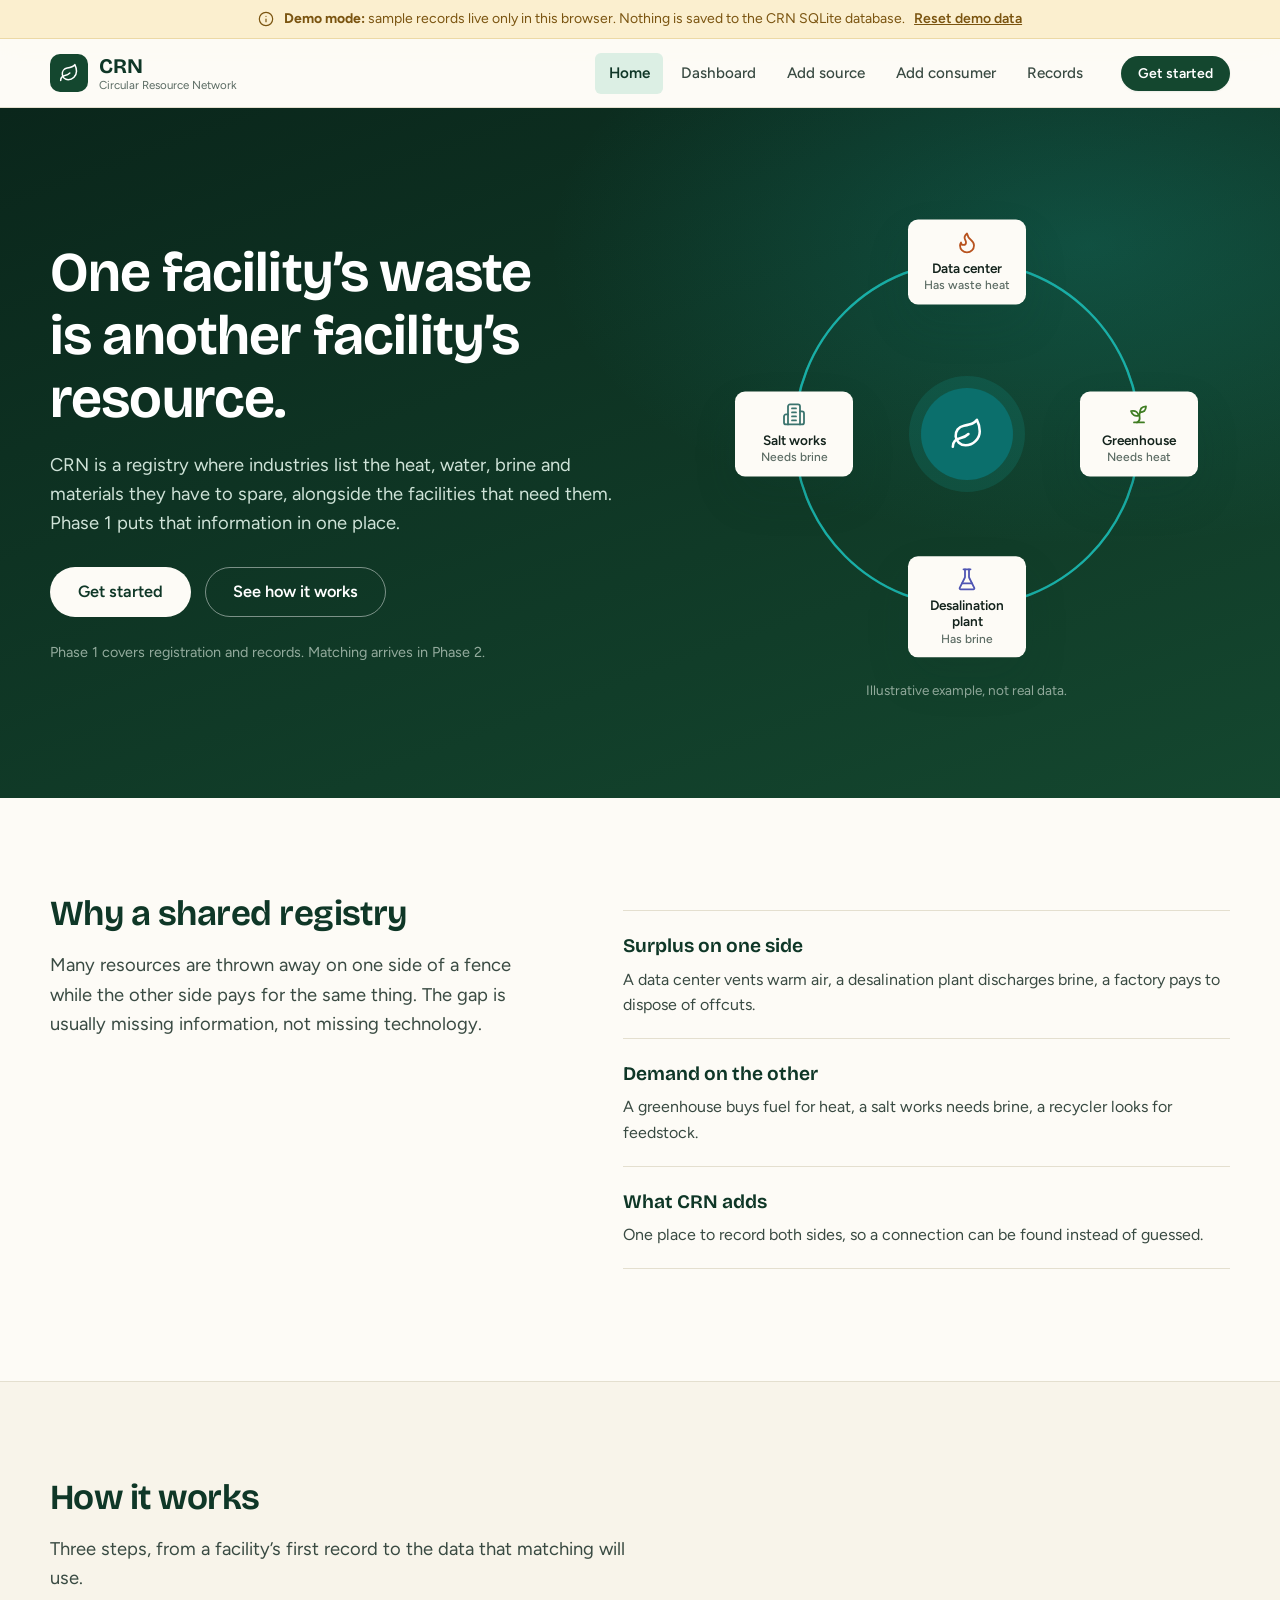
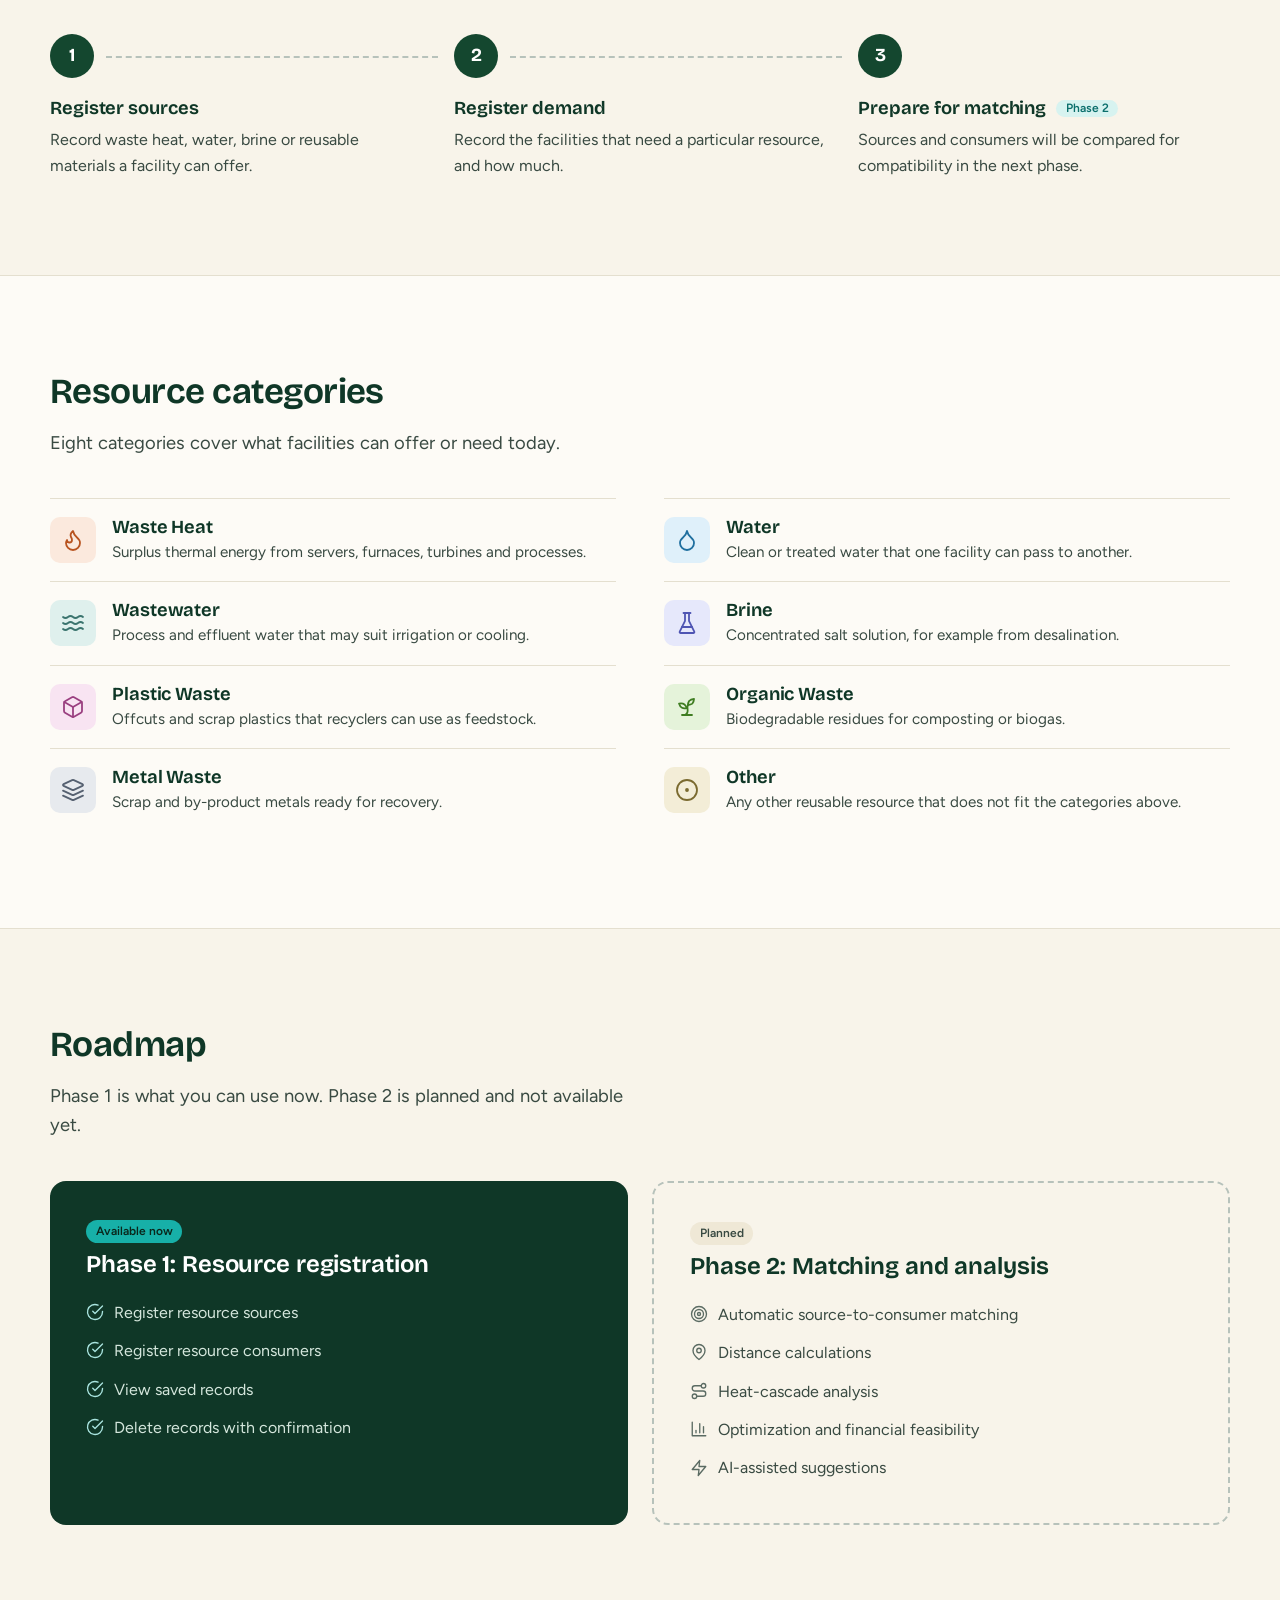
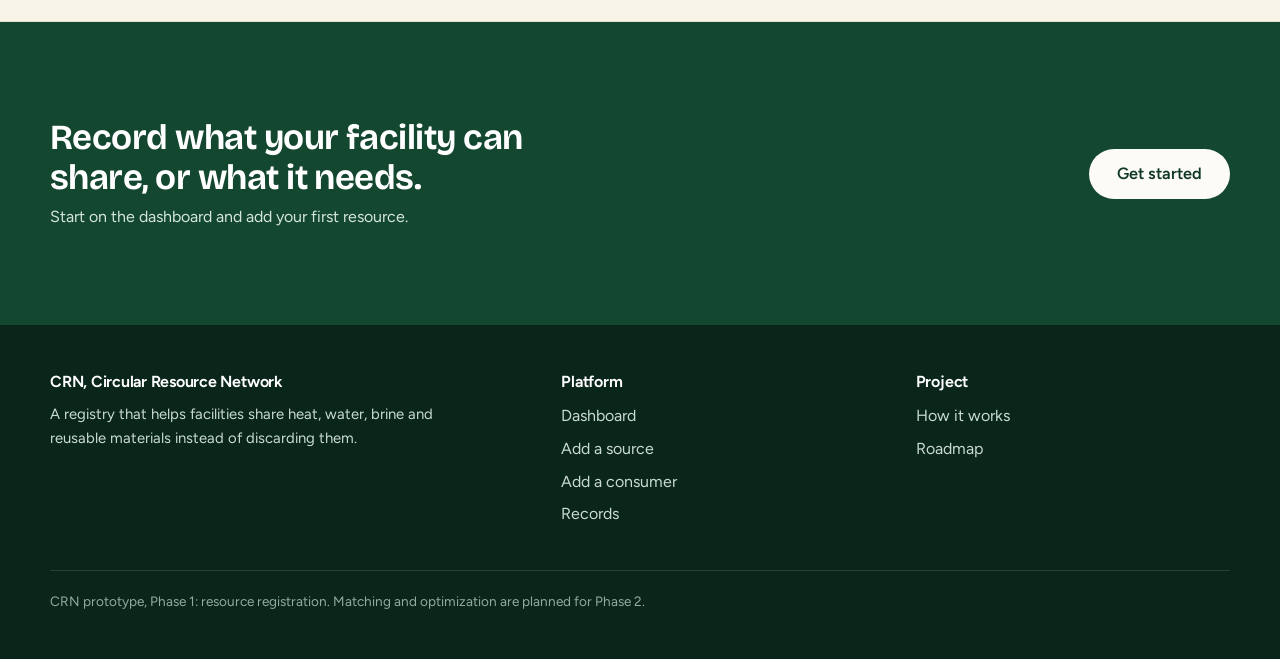
<file: frontend/index.html>
<!doctype html>
<html lang="en">
<head>
  <meta charset="utf-8">
  <meta name="viewport" content="width=device-width, initial-scale=1">
  <title>Share resources, reduce waste | CRN, Circular Resource Network</title>
  <meta name="description" content="CRN is a registry where facilities list the heat, water, brine and materials they can share, and the resources they need.">
  <link rel="icon" href="data:image/svg+xml,%3Csvg xmlns='http://www.w3.org/2000/svg' viewBox='0 0 100 100'%3E%3Ctext y='.9em' font-size='90'%3E%E2%99%BB%EF%B8%8F%3C/text%3E%3C/svg%3E">
  <link rel="preconnect" href="https://fonts.googleapis.com">
  <link rel="preconnect" href="https://fonts.gstatic.com" crossorigin>
  <link rel="stylesheet" href="https://fonts.googleapis.com/css2?family=Bricolage+Grotesque:opsz,wght@12..96,500..800&family=Figtree:wght@400;500;600;700&display=swap">
  <link rel="stylesheet" href="css/tokens.css">
  <link rel="stylesheet" href="css/base.css">
  <link rel="stylesheet" href="css/components.css">
  <link rel="stylesheet" href="css/pages/landing.css">
</head>
<body data-page="index">
  <a class="skip-link" href="#main">Skip to main content</a>
  <div id="site-header"></div>
  <main id="main">
    <section class="hero" aria-labelledby="hero-title">
      <div class="container hero-grid">
        <div class="hero-copy">
          <h1 id="hero-title">One facility’s waste is another facility’s resource.</h1>
          <p class="hero-lead">CRN is a registry where industries list the heat, water, brine and materials they have to spare, alongside the facilities that need them. Phase 1 puts that information in one place.</p>
          <div class="hero-actions">
            <a class="btn btn-light btn-lg" href="dashboard.html">Get started</a>
            <a class="btn btn-ghost-light btn-lg" href="#how-it-works">See how it works</a>
          </div>
          <p class="hero-note">Phase 1 covers registration and records. Matching arrives in Phase 2.</p>
        </div>
        <figure class="loop">
          <div class="loop-stage" role="img" aria-label="Diagram of four facilities in a loop: a data center sends waste heat to a greenhouse, a desalination plant sends brine to a salt works.">
            <svg class="loop-ring" viewBox="0 0 400 400" aria-hidden="true">
              <circle class="ring-base" cx="200" cy="200" r="150"/>
              <circle class="ring-flow" cx="200" cy="200" r="150" pathLength="100"/>
            </svg>
            <div class="loop-core"><span data-icon="leaf" data-size="34"></span></div>
            <div class="loop-node n1 tone-heat"><span data-icon="flame" data-size="24"></span><span>Data center<small>Has waste heat</small></span></div>
            <div class="loop-node n2 tone-organic"><span data-icon="sprout" data-size="24"></span><span>Greenhouse<small>Needs heat</small></span></div>
            <div class="loop-node n3 tone-brine"><span data-icon="flask" data-size="24"></span><span>Desalination plant<small>Has brine</small></span></div>
            <div class="loop-node n4 tone-wastewater"><span data-icon="building" data-size="24"></span><span>Salt works<small>Needs brine</small></span></div>
          </div>
          <figcaption>Illustrative example, not real data.</figcaption>
        </figure>
      </div>
    </section>

    <section class="section" aria-labelledby="concept-title">
      <div class="container split">
        <div>
          <h2 id="concept-title">Why a shared registry</h2>
          <p class="lead">Many resources are thrown away on one side of a fence while the other side pays for the same thing. The gap is usually missing information, not missing technology.</p>
        </div>
        <dl class="concept-list">
          <div><dt>Surplus on one side</dt><dd>A data center vents warm air, a desalination plant discharges brine, a factory pays to dispose of offcuts.</dd></div>
          <div><dt>Demand on the other</dt><dd>A greenhouse buys fuel for heat, a salt works needs brine, a recycler looks for feedstock.</dd></div>
          <div><dt>What CRN adds</dt><dd>One place to record both sides, so a connection can be found instead of guessed.</dd></div>
        </dl>
      </div>
    </section>

    <section class="section band" id="how-it-works" aria-labelledby="how-title">
      <div class="container">
        <div class="section-head"><h2 id="how-title">How it works</h2><p class="lead">Three steps, from a facility’s first record to the data that matching will use.</p></div>
        <ol class="steps">
          <li><h3>Register sources</h3><p>Record waste heat, water, brine or reusable materials a facility can offer.</p></li>
          <li><h3>Register demand</h3><p>Record the facilities that need a particular resource, and how much.</p></li>
          <li><h3>Prepare for matching <span class="tag">Phase 2</span></h3><p>Sources and consumers will be compared for compatibility in the next phase.</p></li>
        </ol>
      </div>
    </section>

    <section class="section" aria-labelledby="cat-title">
      <div class="container">
        <div class="section-head"><h2 id="cat-title">Resource categories</h2><p class="lead">Eight categories cover what facilities can offer or need today.</p></div>
        <ul class="category-list" id="category-list"></ul>
      </div>
    </section>

    <section class="section band" id="roadmap" aria-labelledby="road-title">
      <div class="container">
        <div class="section-head"><h2 id="road-title">Roadmap</h2><p class="lead">Phase 1 is what you can use now. Phase 2 is planned and not available yet.</p></div>
        <div class="roadmap">
          <article class="phase phase-now">
            <span class="tag">Available now</span>
            <h3>Phase 1: Resource registration</h3>
            <ul>
              <li><span data-icon="check" data-size="18"></span>Register resource sources</li>
              <li><span data-icon="check" data-size="18"></span>Register resource consumers</li>
              <li><span data-icon="check" data-size="18"></span>View saved records</li>
              <li><span data-icon="check" data-size="18"></span>Delete records with confirmation</li>
            </ul>
          </article>
          <article class="phase phase-next">
            <span class="tag">Planned</span>
            <h3>Phase 2: Matching and analysis</h3>
            <ul>
              <li><span data-icon="target" data-size="18"></span>Automatic source-to-consumer matching</li>
              <li><span data-icon="pin" data-size="18"></span>Distance calculations</li>
              <li><span data-icon="route" data-size="18"></span>Heat-cascade analysis</li>
              <li><span data-icon="chart" data-size="18"></span>Optimization and financial feasibility</li>
              <li><span data-icon="zap" data-size="18"></span>AI-assisted suggestions</li>
            </ul>
          </article>
        </div>
      </div>
    </section>

    <section class="section cta-band" aria-labelledby="cta-title">
      <div class="container cta-inner">
        <div><h2 id="cta-title">Record what your facility can share, or what it needs.</h2><p>Start on the dashboard and add your first resource.</p></div>
        <a class="btn btn-light btn-lg" href="dashboard.html">Get started</a>
      </div>
    </section>
  </main>
  <div id="site-footer"></div>
  <script type="module" src="js/pages/landing.js"></script>
</body>
</html>
</file>
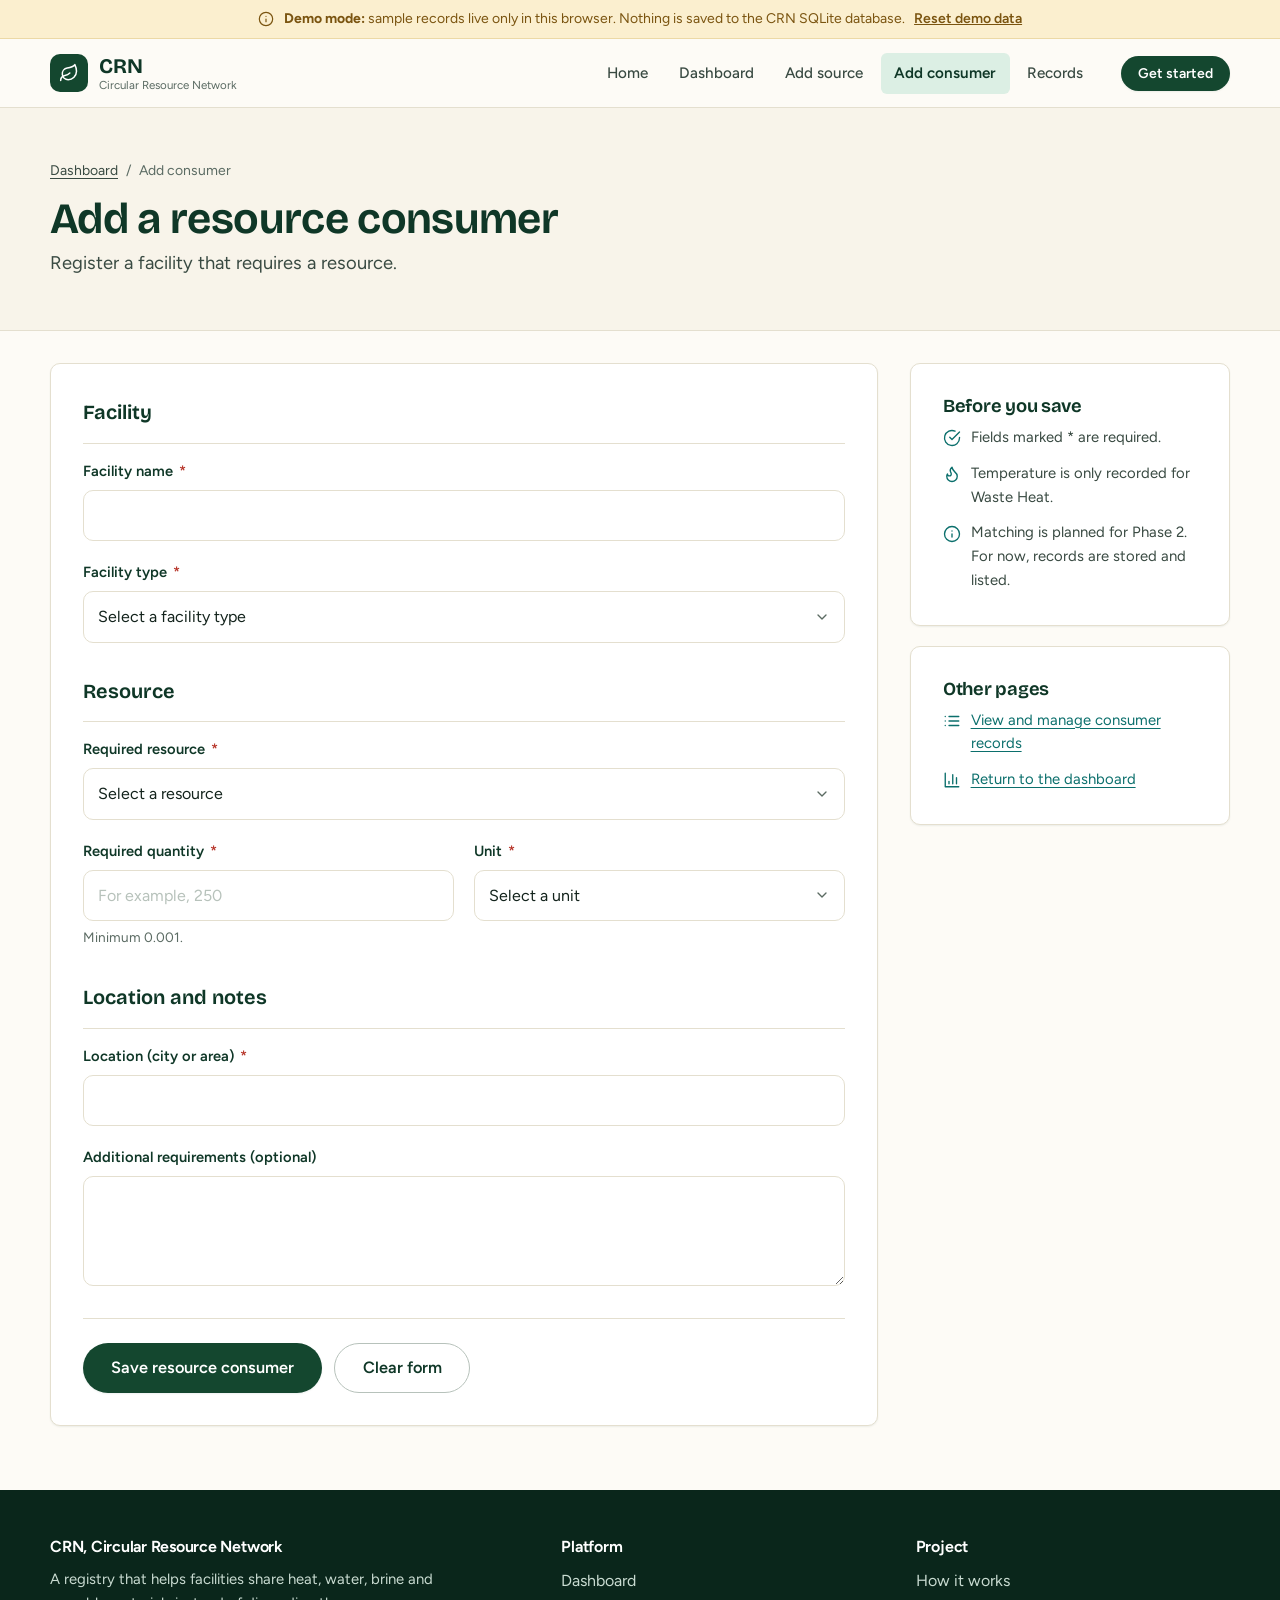
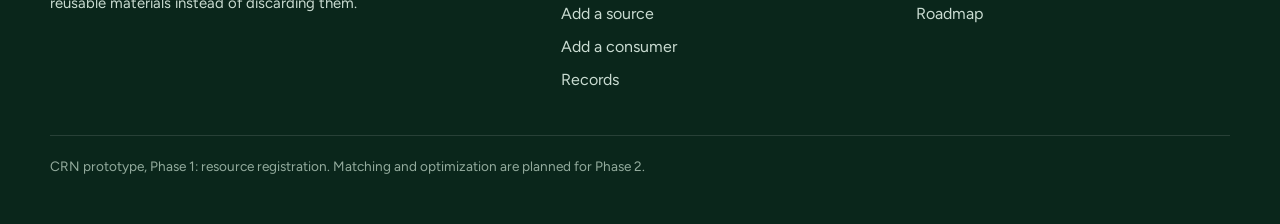
<file: frontend/add-consumer.html>
<!doctype html>
<html lang="en">
<head>
  <meta charset="utf-8">
  <meta name="viewport" content="width=device-width, initial-scale=1">
  <title>Add a resource consumer | CRN, Circular Resource Network</title>
  <meta name="description" content="Register a facility that requires a resource.">
  <link rel="icon" href="data:image/svg+xml,%3Csvg xmlns='http://www.w3.org/2000/svg' viewBox='0 0 100 100'%3E%3Ctext y='.9em' font-size='90'%3E%E2%99%BB%EF%B8%8F%3C/text%3E%3C/svg%3E">
  <link rel="preconnect" href="https://fonts.googleapis.com">
  <link rel="preconnect" href="https://fonts.gstatic.com" crossorigin>
  <link rel="stylesheet" href="https://fonts.googleapis.com/css2?family=Bricolage+Grotesque:opsz,wght@12..96,500..800&family=Figtree:wght@400;500;600;700&display=swap">
  <link rel="stylesheet" href="css/tokens.css">
  <link rel="stylesheet" href="css/base.css">
  <link rel="stylesheet" href="css/components.css">
  <link rel="stylesheet" href="css/pages/forms.css">
</head>
<body data-page="add-consumer">
  <a class="skip-link" href="#main">Skip to main content</a>
  <div id="site-header"></div>
  <main id="main">
    <header class="page-header">
      <div class="container">
        <nav class="breadcrumb" aria-label="Breadcrumb"><a href="dashboard.html">Dashboard</a><span aria-hidden="true">/</span><span>Add consumer</span></nav>
        <h1>Add a resource consumer</h1>
        <p class="lead">Register a facility that requires a resource.</p>
      </div>
    </header>
    <div class="container form-layout">
      <section class="card" aria-label="Registration form">
        <div id="form-success" class="alert alert-success" role="status" tabindex="-1" hidden>
          <span data-icon="check" data-size="20"></span>
          <div class="alert-body">
            <p id="success-text"></p>
            <div class="alert-actions">
              <button class="btn btn-outline btn-sm" type="button" id="add-another">Add another</button>
              <a class="btn btn-primary btn-sm" href="records.html#consumers">View records</a>
            </div>
          </div>
        </div>
        <div id="form-alert"></div>
        <form id="resource-form" novalidate>
          <fieldset class="form-section">
            <legend>Facility</legend>
            <div class="form-grid">
              <div class="field span-2">
                <label for="facility_name">Facility name <span class="req" aria-hidden="true">*</span></label>
                <input id="facility_name" name="facility_name" type="text" maxlength="120" autocomplete="organization" required aria-required="true" aria-describedby="facility_name-error">
                <p class="field-error" id="facility_name-error"></p>
              </div>
              <div class="field span-2">
                <label for="facility_type">Facility type <span class="req" aria-hidden="true">*</span></label>
                <select id="facility_type" name="facility_type" required aria-required="true" aria-describedby="facility_type-error"><option value="" selected disabled>Select a facility type</option></select>
                <p class="field-error" id="facility_type-error"></p>
              </div>
            </div>
          </fieldset>
          <fieldset class="form-section">
            <legend>Resource</legend>
            <div class="form-grid">
              <div class="field span-2">
                <label for="resource">Required resource <span class="req" aria-hidden="true">*</span></label>
                <select id="resource" name="resource" required aria-required="true" aria-describedby="resource-error"><option value="" selected disabled>Select a resource</option></select>
                <p class="field-error" id="resource-error"></p>
              </div>
              <div class="field">
                <label for="quantity">Required quantity <span class="req" aria-hidden="true">*</span></label>
                <input id="quantity" name="quantity" type="number" inputmode="decimal" min="0.001" step="any" placeholder="For example, 250" required aria-required="true" aria-describedby="quantity-error quantity-hint">
                <p class="field-hint" id="quantity-hint">Minimum 0.001.</p>
                <p class="field-error" id="quantity-error"></p>
              </div>
              <div class="field">
                <label for="unit">Unit <span class="req" aria-hidden="true">*</span></label>
                <select id="unit" name="unit" required aria-required="true" aria-describedby="unit-error unit-hint"><option value="" selected disabled>Select a unit</option></select>
                <p class="field-hint" id="unit-hint" aria-live="polite"></p>
                <p class="field-error" id="unit-error"></p>
              </div>
              <div class="field span-2" id="temperature-field" hidden>
                <label for="temperature">Required temperature (°C) <span class="req" aria-hidden="true">*</span></label>
                <input id="temperature" name="temperature" type="number" inputmode="decimal" step="any" placeholder="For example, 60" disabled aria-describedby="temperature-error temperature-hint">
                <p class="field-hint" id="temperature-hint">Shown because the resource is Waste Heat.</p>
                <p class="field-error" id="temperature-error"></p>
              </div>
            </div>
          </fieldset>
          <fieldset class="form-section">
            <legend>Location and notes</legend>
            <div class="form-grid">
              <div class="field span-2">
                <label for="location">Location (city or area) <span class="req" aria-hidden="true">*</span></label>
                <input id="location" name="location" type="text" maxlength="120" autocomplete="address-level2" required aria-required="true" aria-describedby="location-error">
                <p class="field-error" id="location-error"></p>
              </div>
              <div class="field span-2">
                <label for="description">Additional requirements (optional)</label>
                <textarea id="description" name="description" maxlength="1000" aria-describedby="description-error"></textarea>
                <p class="field-error" id="description-error"></p>
              </div>
            </div>
          </fieldset>
          <div class="form-actions">
            <button class="btn btn-primary btn-lg" type="submit" id="submit-btn">Save resource consumer</button>
            <button class="btn btn-outline btn-lg" type="reset">Clear form</button>
          </div>
        </form>
      </section>
      <aside aria-label="Guidance">
        <section class="card side-card">
          <h2>Before you save</h2>
          <ul>
            <li><span data-icon="check" data-size="18"></span><span>Fields marked * are required.</span></li>
            <li><span data-icon="flame" data-size="18"></span><span>Temperature is only recorded for Waste Heat.</span></li>
            <li><span data-icon="info" data-size="18"></span><span>Matching is planned for Phase 2. For now, records are stored and listed.</span></li>
          </ul>
        </section>
        <section class="card side-card">
          <h2>Other pages</h2>
          <ul>
            <li><span data-icon="list" data-size="18"></span><a href="records.html#consumers">View and manage consumer records</a></li>
            <li><span data-icon="chart" data-size="18"></span><a href="dashboard.html">Return to the dashboard</a></li>
          </ul>
        </section>
      </aside>
    </div>
  </main>
  <div id="site-footer"></div>
  <script type="module" src="js/pages/add-consumer.js"></script>
</body>
</html>
</file>
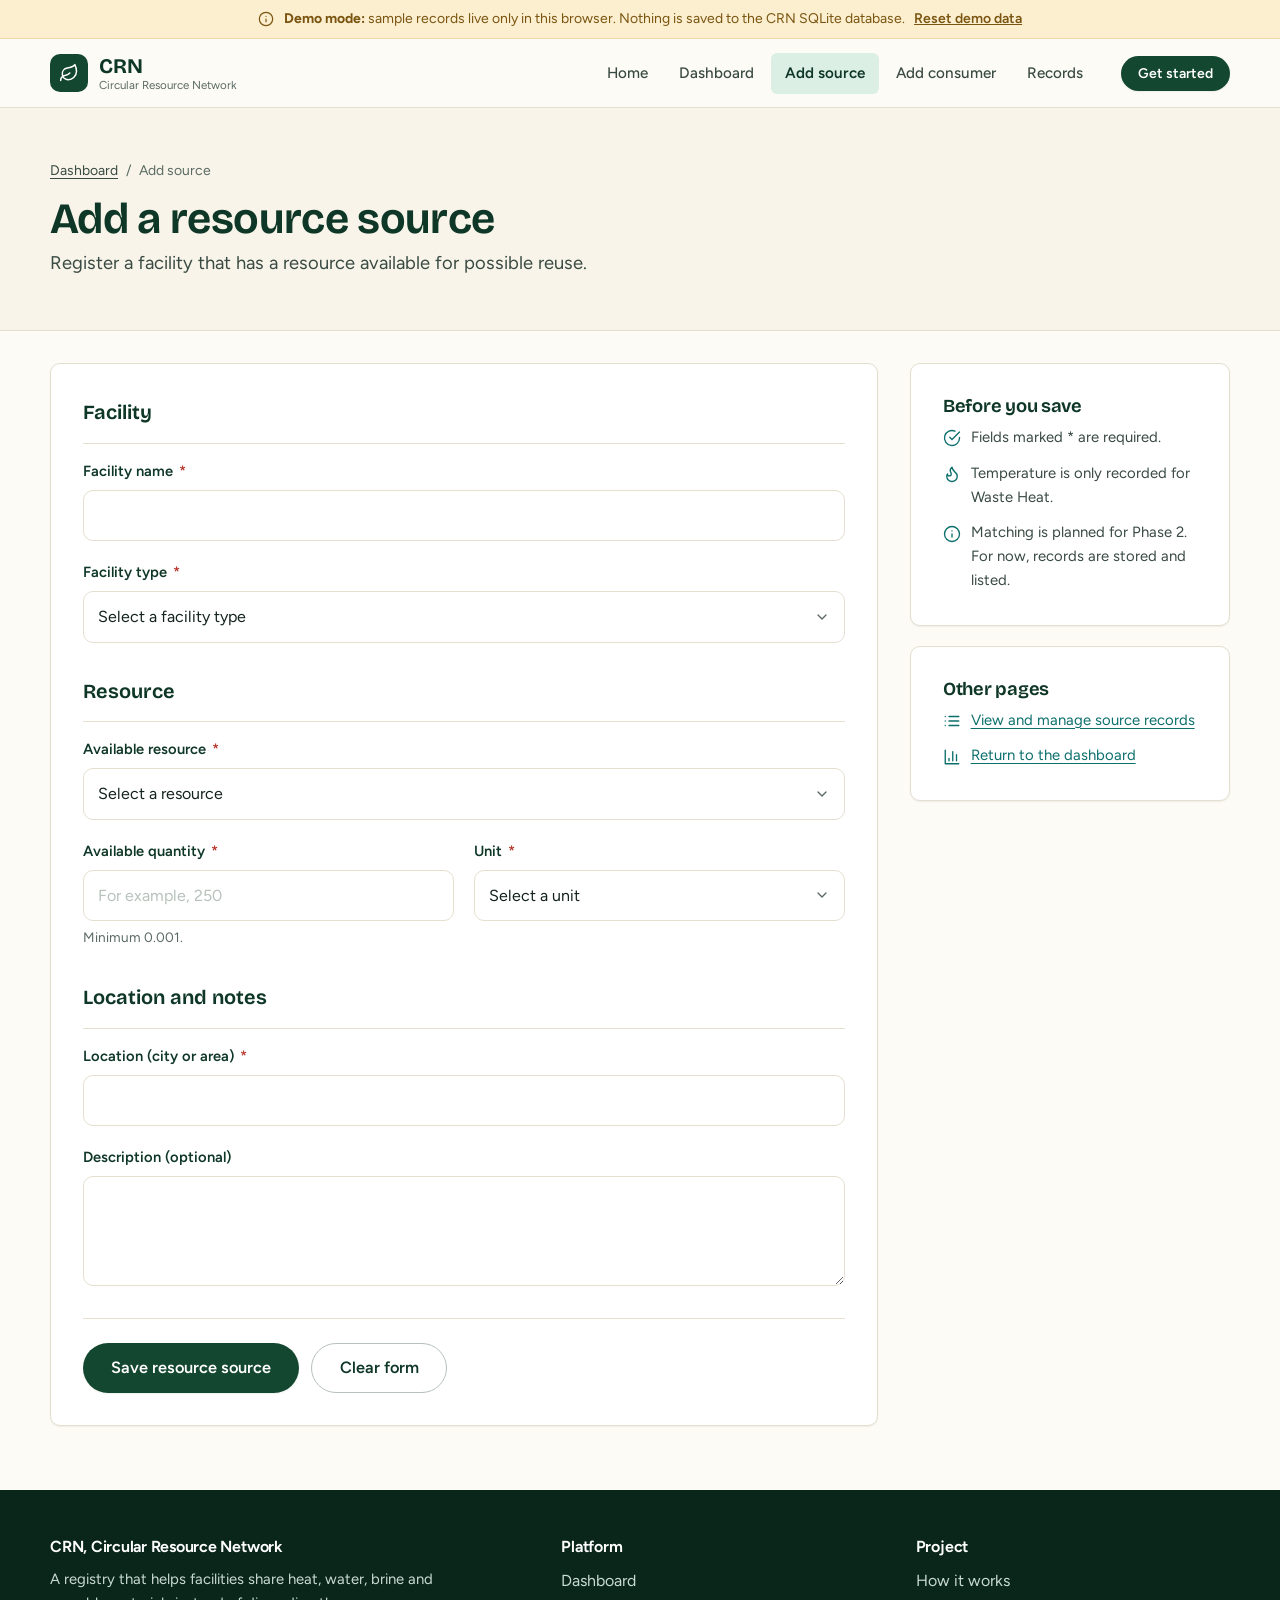
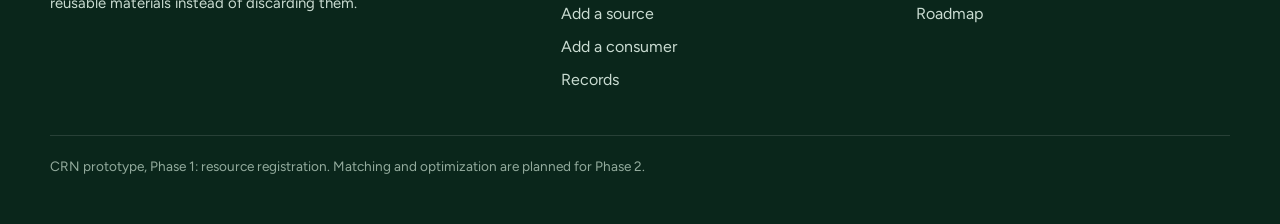
<file: frontend/add-source.html>
<!doctype html>
<html lang="en">
<head>
  <meta charset="utf-8">
  <meta name="viewport" content="width=device-width, initial-scale=1">
  <title>Add a resource source | CRN, Circular Resource Network</title>
  <meta name="description" content="Register a facility that has a resource available for possible reuse.">
  <link rel="icon" href="data:image/svg+xml,%3Csvg xmlns='http://www.w3.org/2000/svg' viewBox='0 0 100 100'%3E%3Ctext y='.9em' font-size='90'%3E%E2%99%BB%EF%B8%8F%3C/text%3E%3C/svg%3E">
  <link rel="preconnect" href="https://fonts.googleapis.com">
  <link rel="preconnect" href="https://fonts.gstatic.com" crossorigin>
  <link rel="stylesheet" href="https://fonts.googleapis.com/css2?family=Bricolage+Grotesque:opsz,wght@12..96,500..800&family=Figtree:wght@400;500;600;700&display=swap">
  <link rel="stylesheet" href="css/tokens.css">
  <link rel="stylesheet" href="css/base.css">
  <link rel="stylesheet" href="css/components.css">
  <link rel="stylesheet" href="css/pages/forms.css">
</head>
<body data-page="add-source">
  <a class="skip-link" href="#main">Skip to main content</a>
  <div id="site-header"></div>
  <main id="main">
    <header class="page-header">
      <div class="container">
        <nav class="breadcrumb" aria-label="Breadcrumb"><a href="dashboard.html">Dashboard</a><span aria-hidden="true">/</span><span>Add source</span></nav>
        <h1>Add a resource source</h1>
        <p class="lead">Register a facility that has a resource available for possible reuse.</p>
      </div>
    </header>
    <div class="container form-layout">
      <section class="card" aria-label="Registration form">
        <div id="form-success" class="alert alert-success" role="status" tabindex="-1" hidden>
          <span data-icon="check" data-size="20"></span>
          <div class="alert-body">
            <p id="success-text"></p>
            <div class="alert-actions">
              <button class="btn btn-outline btn-sm" type="button" id="add-another">Add another</button>
              <a class="btn btn-primary btn-sm" href="records.html#sources">View records</a>
            </div>
          </div>
        </div>
        <div id="form-alert"></div>
        <form id="resource-form" novalidate>
          <fieldset class="form-section">
            <legend>Facility</legend>
            <div class="form-grid">
              <div class="field span-2">
                <label for="facility_name">Facility name <span class="req" aria-hidden="true">*</span></label>
                <input id="facility_name" name="facility_name" type="text" maxlength="120" autocomplete="organization" required aria-required="true" aria-describedby="facility_name-error">
                <p class="field-error" id="facility_name-error"></p>
              </div>
              <div class="field span-2">
                <label for="facility_type">Facility type <span class="req" aria-hidden="true">*</span></label>
                <select id="facility_type" name="facility_type" required aria-required="true" aria-describedby="facility_type-error"><option value="" selected disabled>Select a facility type</option></select>
                <p class="field-error" id="facility_type-error"></p>
              </div>
            </div>
          </fieldset>
          <fieldset class="form-section">
            <legend>Resource</legend>
            <div class="form-grid">
              <div class="field span-2">
                <label for="resource">Available resource <span class="req" aria-hidden="true">*</span></label>
                <select id="resource" name="resource" required aria-required="true" aria-describedby="resource-error"><option value="" selected disabled>Select a resource</option></select>
                <p class="field-error" id="resource-error"></p>
              </div>
              <div class="field">
                <label for="quantity">Available quantity <span class="req" aria-hidden="true">*</span></label>
                <input id="quantity" name="quantity" type="number" inputmode="decimal" min="0.001" step="any" placeholder="For example, 250" required aria-required="true" aria-describedby="quantity-error quantity-hint">
                <p class="field-hint" id="quantity-hint">Minimum 0.001.</p>
                <p class="field-error" id="quantity-error"></p>
              </div>
              <div class="field">
                <label for="unit">Unit <span class="req" aria-hidden="true">*</span></label>
                <select id="unit" name="unit" required aria-required="true" aria-describedby="unit-error unit-hint"><option value="" selected disabled>Select a unit</option></select>
                <p class="field-hint" id="unit-hint" aria-live="polite"></p>
                <p class="field-error" id="unit-error"></p>
              </div>
              <div class="field span-2" id="temperature-field" hidden>
                <label for="temperature">Temperature (°C) <span class="req" aria-hidden="true">*</span></label>
                <input id="temperature" name="temperature" type="number" inputmode="decimal" step="any" placeholder="For example, 60" disabled aria-describedby="temperature-error temperature-hint">
                <p class="field-hint" id="temperature-hint">Shown because the resource is Waste Heat.</p>
                <p class="field-error" id="temperature-error"></p>
              </div>
            </div>
          </fieldset>
          <fieldset class="form-section">
            <legend>Location and notes</legend>
            <div class="form-grid">
              <div class="field span-2">
                <label for="location">Location (city or area) <span class="req" aria-hidden="true">*</span></label>
                <input id="location" name="location" type="text" maxlength="120" autocomplete="address-level2" required aria-required="true" aria-describedby="location-error">
                <p class="field-error" id="location-error"></p>
              </div>
              <div class="field span-2">
                <label for="description">Description (optional)</label>
                <textarea id="description" name="description" maxlength="1000" aria-describedby="description-error"></textarea>
                <p class="field-error" id="description-error"></p>
              </div>
            </div>
          </fieldset>
          <div class="form-actions">
            <button class="btn btn-primary btn-lg" type="submit" id="submit-btn">Save resource source</button>
            <button class="btn btn-outline btn-lg" type="reset">Clear form</button>
          </div>
        </form>
      </section>
      <aside aria-label="Guidance">
        <section class="card side-card">
          <h2>Before you save</h2>
          <ul>
            <li><span data-icon="check" data-size="18"></span><span>Fields marked * are required.</span></li>
            <li><span data-icon="flame" data-size="18"></span><span>Temperature is only recorded for Waste Heat.</span></li>
            <li><span data-icon="info" data-size="18"></span><span>Matching is planned for Phase 2. For now, records are stored and listed.</span></li>
          </ul>
        </section>
        <section class="card side-card">
          <h2>Other pages</h2>
          <ul>
            <li><span data-icon="list" data-size="18"></span><a href="records.html#sources">View and manage source records</a></li>
            <li><span data-icon="chart" data-size="18"></span><a href="dashboard.html">Return to the dashboard</a></li>
          </ul>
        </section>
      </aside>
    </div>
  </main>
  <div id="site-footer"></div>
  <script type="module" src="js/pages/add-source.js"></script>
</body>
</html>
</file>
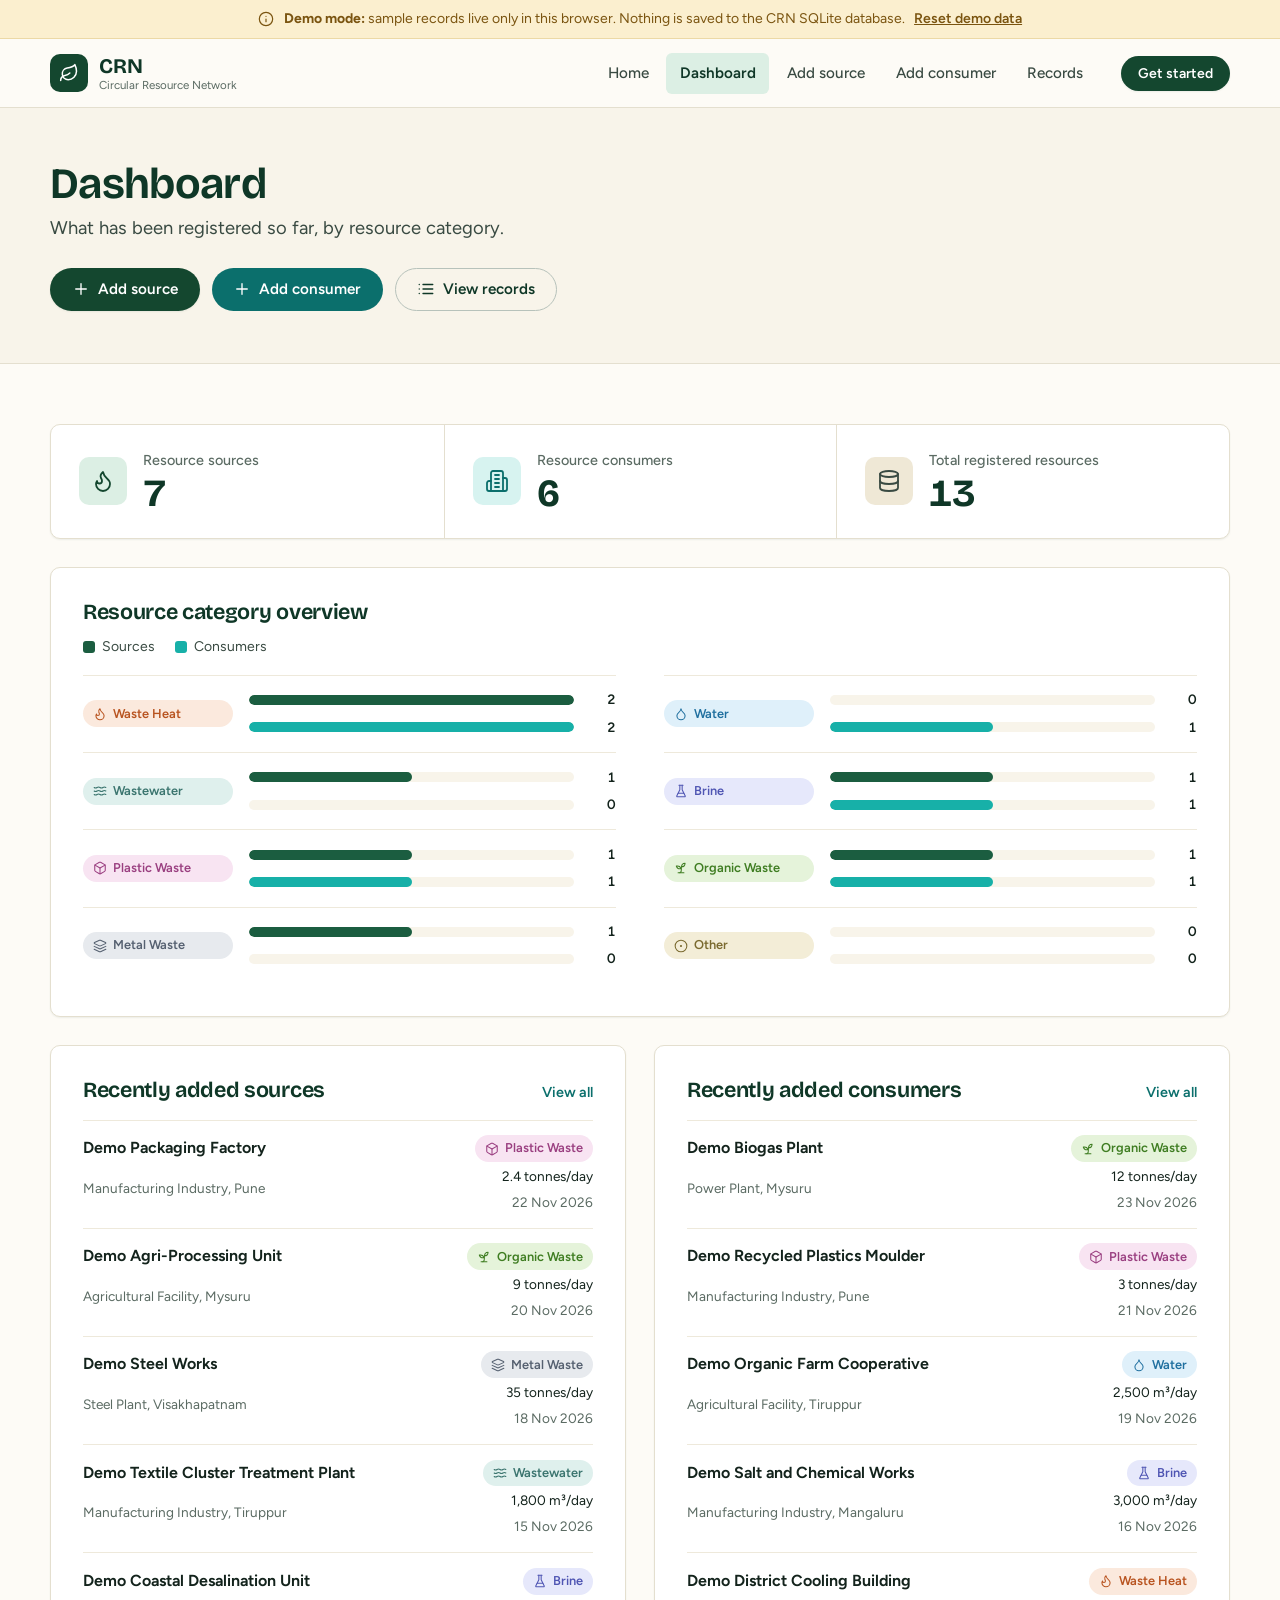
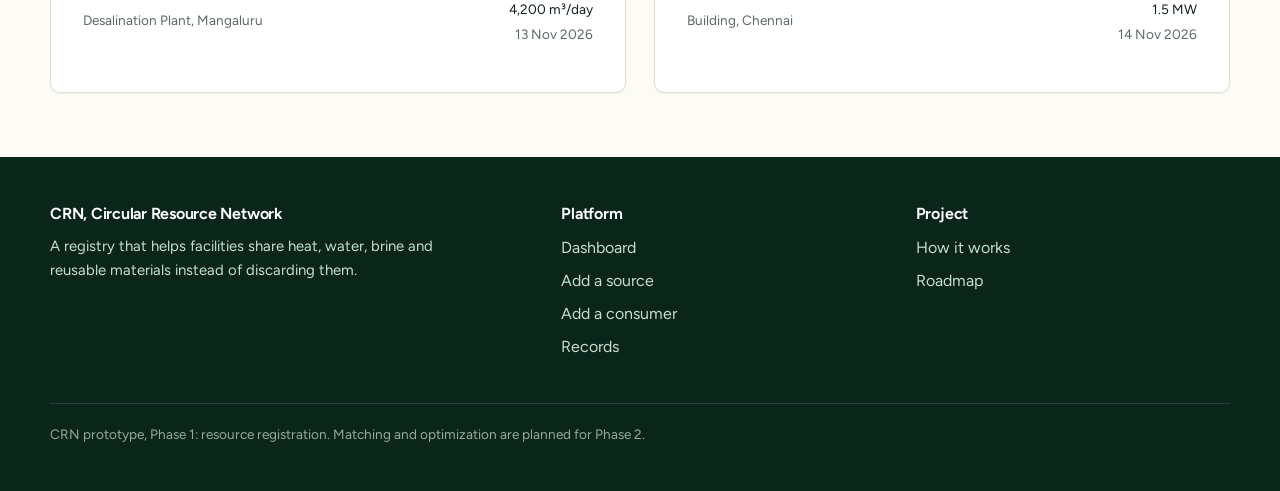
<file: frontend/dashboard.html>
<!doctype html>
<html lang="en">
<head>
  <meta charset="utf-8">
  <meta name="viewport" content="width=device-width, initial-scale=1">
  <title>Dashboard | CRN, Circular Resource Network</title>
  <meta name="description" content="Totals, resource categories and the latest registered sources and consumers.">
  <link rel="icon" href="data:image/svg+xml,%3Csvg xmlns='http://www.w3.org/2000/svg' viewBox='0 0 100 100'%3E%3Ctext y='.9em' font-size='90'%3E%E2%99%BB%EF%B8%8F%3C/text%3E%3C/svg%3E">
  <link rel="preconnect" href="https://fonts.googleapis.com">
  <link rel="preconnect" href="https://fonts.gstatic.com" crossorigin>
  <link rel="stylesheet" href="https://fonts.googleapis.com/css2?family=Bricolage+Grotesque:opsz,wght@12..96,500..800&family=Figtree:wght@400;500;600;700&display=swap">
  <link rel="stylesheet" href="css/tokens.css">
  <link rel="stylesheet" href="css/base.css">
  <link rel="stylesheet" href="css/components.css">
  <link rel="stylesheet" href="css/pages/dashboard.css">
</head>
<body data-page="dashboard">
  <a class="skip-link" href="#main">Skip to main content</a>
  <div id="site-header"></div>
  <main id="main">
    <header class="page-header">
      <div class="container">
        <h1>Dashboard</h1>
        <p class="lead">What has been registered so far, by resource category.</p>
        <div class="page-actions">
          <a class="btn btn-primary" href="add-source.html"><span data-icon="plus" data-size="18"></span>Add source</a>
          <a class="btn btn-accent" href="add-consumer.html"><span data-icon="plus" data-size="18"></span>Add consumer</a>
          <a class="btn btn-outline" href="records.html"><span data-icon="list" data-size="18"></span>View records</a>
        </div>
      </div>
    </header>
    <div class="container dash">
      <div id="dash-error"></div>
      <section class="stat-strip" aria-label="Totals">
        <div class="stat"><span class="stat-icon" data-icon="flame" data-size="24"></span><div><p class="stat-label">Resource sources</p><p class="stat-value" data-stat="sources"><span class="skeleton skel-num"></span></p></div></div>
        <div class="stat"><span class="stat-icon" data-icon="building" data-size="24"></span><div><p class="stat-label">Resource consumers</p><p class="stat-value" data-stat="consumers"><span class="skeleton skel-num"></span></p></div></div>
        <div class="stat"><span class="stat-icon" data-icon="database" data-size="24"></span><div><p class="stat-label">Total registered resources</p><p class="stat-value" data-stat="total"><span class="skeleton skel-num"></span></p></div></div>
      </section>
      <section class="card" aria-labelledby="cat-title">
        <div class="card-head"><h2 id="cat-title">Resource category overview</h2></div>
        <div id="category-overview"><span class="skeleton skel-block"></span></div>
      </section>
      <div class="recent-grid">
        <section class="card" id="recent-sources" aria-label="Recently added sources"><span class="skeleton skel-block"></span></section>
        <section class="card" id="recent-consumers" aria-label="Recently added consumers"><span class="skeleton skel-block"></span></section>
      </div>
    </div>
  </main>
  <div id="site-footer"></div>
  <script type="module" src="js/pages/dashboard.js"></script>
</body>
</html>
</file>
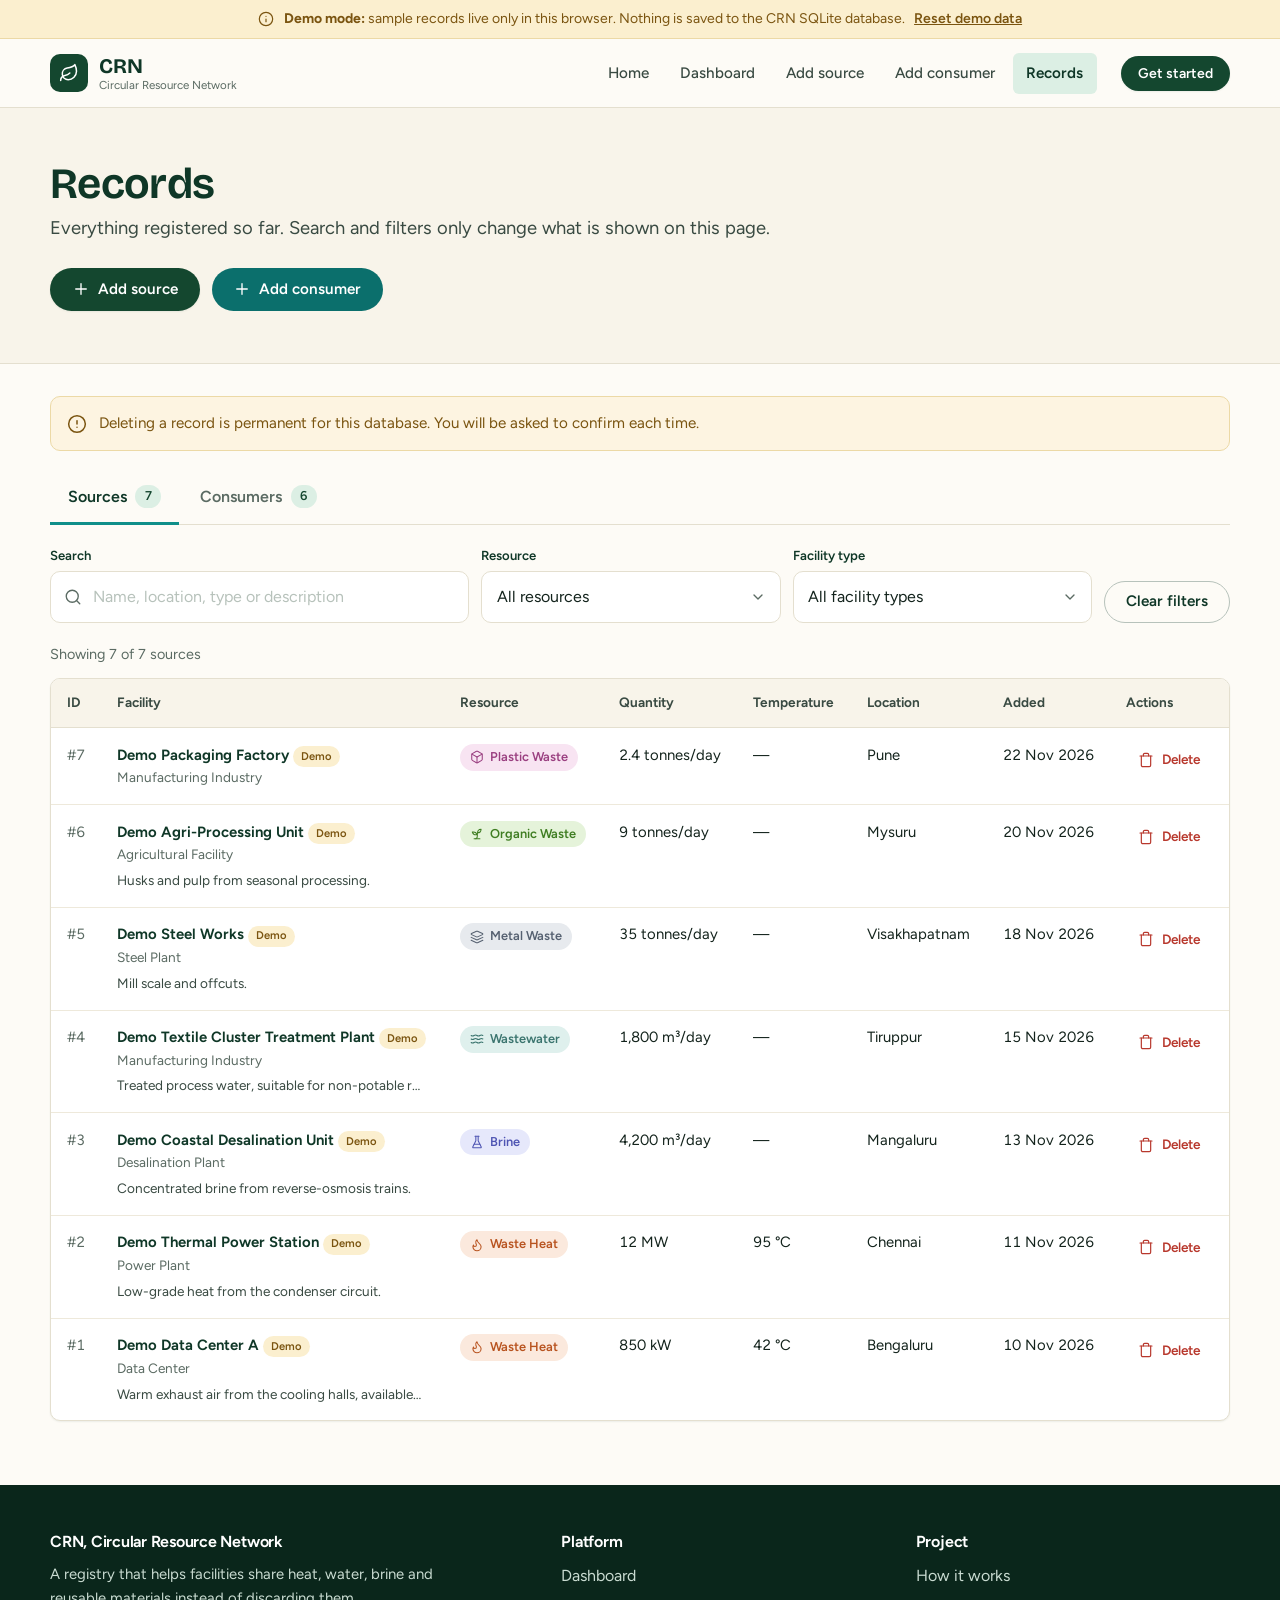
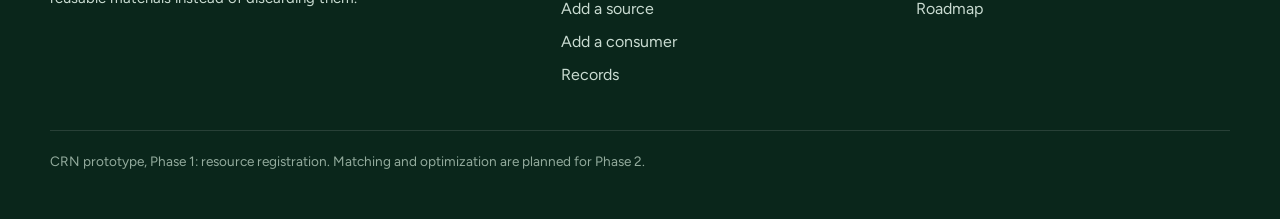
<file: frontend/records.html>
<!doctype html>
<html lang="en">
<head>
  <meta charset="utf-8">
  <meta name="viewport" content="width=device-width, initial-scale=1">
  <title>Records | CRN, Circular Resource Network</title>
  <meta name="description" content="Browse, search, filter and delete registered resource sources and consumers.">
  <link rel="icon" href="data:image/svg+xml,%3Csvg xmlns='http://www.w3.org/2000/svg' viewBox='0 0 100 100'%3E%3Ctext y='.9em' font-size='90'%3E%E2%99%BB%EF%B8%8F%3C/text%3E%3C/svg%3E">
  <link rel="preconnect" href="https://fonts.googleapis.com">
  <link rel="preconnect" href="https://fonts.gstatic.com" crossorigin>
  <link rel="stylesheet" href="https://fonts.googleapis.com/css2?family=Bricolage+Grotesque:opsz,wght@12..96,500..800&family=Figtree:wght@400;500;600;700&display=swap">
  <link rel="stylesheet" href="css/tokens.css">
  <link rel="stylesheet" href="css/base.css">
  <link rel="stylesheet" href="css/components.css">
  <link rel="stylesheet" href="css/pages/records.css">
</head>
<body data-page="records">
  <a class="skip-link" href="#main">Skip to main content</a>
  <div id="site-header"></div>
  <main id="main">
    <header class="page-header">
      <div class="container">
        <h1>Records</h1>
        <p class="lead">Everything registered so far. Search and filters only change what is shown on this page.</p>
        <div class="page-actions">
          <a class="btn btn-primary" href="add-source.html"><span data-icon="plus" data-size="18"></span>Add source</a>
          <a class="btn btn-accent" href="add-consumer.html"><span data-icon="plus" data-size="18"></span>Add consumer</a>
        </div>
      </div>
    </header>
    <div class="container records">
      <div class="alert alert-warning"><span data-icon="alert" data-size="20"></span><div class="alert-body"><p>Deleting a record is permanent for this database. You will be asked to confirm each time.</p></div></div>
      <div class="tabs" role="tablist" aria-label="Record type">
        <button class="tab" role="tab" id="tab-source" aria-controls="records-panel" aria-selected="true" data-kind="source" type="button">Sources <span class="tab-count" id="count-source">–</span></button>
        <button class="tab" role="tab" id="tab-consumer" aria-controls="records-panel" aria-selected="false" tabindex="-1" data-kind="consumer" type="button">Consumers <span class="tab-count" id="count-consumer">–</span></button>
      </div>
      <div id="records-panel" role="tabpanel" aria-labelledby="tab-source">
        <div class="toolbar" role="search">
          <div class="field search-wrap-field">
            <label for="search">Search</label>
            <div class="search-wrap"><span data-icon="search" data-size="18"></span><input id="search" type="search" placeholder="Name, location, type or description" autocomplete="off"></div>
          </div>
          <div class="field"><label for="filter-resource">Resource</label><select id="filter-resource"><option value="">All resources</option></select></div>
          <div class="field"><label for="filter-facility">Facility type</label><select id="filter-facility"><option value="">All facility types</option></select></div>
          <button class="btn btn-outline" type="button" id="clear-filters">Clear filters</button>
        </div>
        <p class="results-count" id="results-count" aria-live="polite"></p>
        <div id="table-host" aria-live="polite"></div>
      </div>
    </div>
  </main>
  <div id="site-footer"></div>
  <script type="module" src="js/pages/records.js"></script>
</body>
</html>
</file>
<file: frontend/css/tokens.css>
/* Design tokens: the single source for colour, type, spacing, radius and shadow. */
:root {
  /* Forest greens */
  --forest-950: #0a261b;
  --forest-900: #0f3727;
  --forest-800: #14472f;
  --forest-700: #1b5d40;
  --forest-600: #247a54;
  --forest-100: #dcefe4;
  --forest-50: #eff7f2;
  /* Teal accents */
  --teal-700: #0b6f6c;
  --teal-600: #0f8f8a;
  --teal-500: #17b0a8;
  --teal-200: #a9e4df;
  --teal-100: #d7f3f0;
  --teal-50: #edfaf8;
  /* Warm neutrals */
  --cream-50: #fdfbf6;
  --cream-100: #f8f4ea;
  --cream-200: #efe8d6;
  --white: #ffffff;
  --amber-100: #fbefcf;
  /* Ink and lines */
  --ink-900: #13231c;
  --ink-700: #394a42;
  --ink-500: #5b6b63;
  --ink-300: #b7c2bb;
  --line: #e4dfcf;
  --line-soft: #eee9db;
  /* Status */
  --danger-700: #97291f;
  --danger-600: #b8382d;
  --danger-50: #fdf1ef;
  --success-700: #17623f;
  --success-50: #e9f6ee;
  --warn-700: #7a5410;
  --warn-50: #fdf4e1;
  /* Type */
  --font-display: "Bricolage Grotesque", "Segoe UI", system-ui, sans-serif;
  --font-body: "Figtree", "Segoe UI", system-ui, -apple-system, sans-serif;
  /* Shape: three deliberate radii */
  --radius-sm: 6px;
  --radius-md: 10px;
  --radius-lg: 16px;
  --radius-pill: 999px;
  /* Shadows are tinted with forest green, not grey */
  --shadow-sm: 0 1px 2px rgba(15, 55, 39, .07);
  --shadow-md: 0 8px 22px rgba(15, 55, 39, .09), 0 2px 6px rgba(15, 55, 39, .05);
  --shadow-lg: 0 20px 44px rgba(15, 55, 39, .14);
  --shadow-xl: 0 30px 70px rgba(10, 38, 27, .3);
  --ease: cubic-bezier(.22, .61, .36, 1);
  --t-fast: 150ms;
  --t-med: 260ms;
  --header-h: 68px;
}
</file>
<file: frontend/css/base.css>
*, *::before, *::after { box-sizing: border-box; }
html { -webkit-text-size-adjust: 100%; scroll-behavior: smooth; scroll-padding-top: calc(var(--header-h) + 16px); }
body {
  margin: 0; min-height: 100vh; display: flex; flex-direction: column;
  font-family: var(--font-body); font-size: 1rem; line-height: 1.6;
  color: var(--ink-900); background: var(--cream-50); -webkit-font-smoothing: antialiased;
}
main { flex: 1 0 auto; }
h1, h2, h3, h4 { font-family: var(--font-display); color: var(--forest-900); line-height: 1.12; margin: 0 0 .5em; font-weight: 650; letter-spacing: -.015em; }
h1 { font-size: clamp(2.2rem, 5vw, 3.5rem); }
h2 { font-size: clamp(1.6rem, 3vw, 2.2rem); }
h3 { font-size: 1.15rem; letter-spacing: -.005em; }
p { margin: 0 0 1em; }
a { color: var(--teal-700); text-underline-offset: 3px; }
a:hover { color: var(--forest-800); }
img, svg { display: block; max-width: 100%; }
ul, ol { margin: 0; padding: 0; list-style: none; }
button, input, select, textarea { font: inherit; color: inherit; }
:focus-visible { outline: 3px solid var(--teal-500); outline-offset: 2px; border-radius: 4px; }
.container { width: min(100% - 2.5rem, 1180px); margin-inline: auto; }
.section { padding-block: clamp(3.5rem, 8vw, 6rem); }
.lead { font-size: 1.15rem; color: var(--ink-700); max-width: 62ch; }
.sr-only { position: absolute; width: 1px; height: 1px; margin: -1px; padding: 0; overflow: hidden; clip: rect(0 0 0 0); white-space: nowrap; border: 0; }
.skip-link { position: absolute; left: 1rem; top: -4rem; z-index: 200; background: var(--forest-900); color: #fff; padding: .6rem 1rem; border-radius: var(--radius-sm); }
.skip-link:focus { top: .75rem; }
[hidden] { display: none !important; }
.icon { display: inline-flex; flex: none; line-height: 0; }
@media (prefers-reduced-motion: reduce) {
  *, *::before, *::after { animation-duration: .001ms !important; animation-delay: 0s !important; animation-iteration-count: 1 !important; transition-duration: .001ms !important; scroll-behavior: auto !important; }
}
</file>
<file: frontend/css/components.css>
/* ---------- Demo banner + header ---------- */
.demo-banner { display: flex; align-items: center; justify-content: center; gap: .6rem; flex-wrap: wrap; padding: .5rem 1rem; background: var(--amber-100); color: var(--warn-700); font-size: .875rem; text-align: center; border-bottom: 1px solid #ecd9a6; }
.demo-reset { background: none; border: 0; padding: 0; font-weight: 600; color: inherit; text-decoration: underline; cursor: pointer; }
.site-header { position: sticky; top: 0; z-index: 50; background: rgba(253, 251, 246, .92); backdrop-filter: saturate(1.4) blur(10px); border-bottom: 1px solid var(--line); }
.nav-inner { display: flex; align-items: center; gap: 1.5rem; min-height: var(--header-h); }
.brand { display: flex; align-items: center; gap: .7rem; text-decoration: none; color: var(--forest-900); }
.brand-mark { display: grid; place-items: center; width: 38px; height: 38px; border-radius: var(--radius-md); background: var(--forest-800); color: #fff; }
.brand-text { display: flex; flex-direction: column; line-height: 1.1; }
.brand-text strong { font-family: var(--font-display); font-size: 1.3rem; letter-spacing: -.01em; }
.brand-text span { font-size: .72rem; color: var(--ink-500); }
.nav-links { display: flex; gap: .25rem; margin-left: auto; }
.nav-link { padding: .5rem .85rem; border-radius: var(--radius-sm); color: var(--ink-700); text-decoration: none; font-weight: 500; font-size: .95rem; transition: background var(--t-fast), color var(--t-fast); }
.nav-link:hover { background: var(--forest-50); color: var(--forest-900); }
.nav-link[aria-current="page"] { background: var(--forest-100); color: var(--forest-900); font-weight: 600; }
.nav-actions { display: flex; align-items: center; gap: .5rem; }
.nav-toggle { display: none; place-items: center; width: 42px; height: 42px; border: 1.5px solid var(--line); border-radius: var(--radius-md); background: #fff; color: var(--forest-900); cursor: pointer; }
@media (max-width: 880px) {
  .nav-toggle { display: grid; }
  .nav-actions { margin-left: auto; }
  .brand-text span { display: none; }
  .nav-links { display: none; position: absolute; top: 100%; left: 0; right: 0; margin: 0; flex-direction: column; padding: .75rem 1.25rem 1.25rem; background: var(--cream-50); border-bottom: 1px solid var(--line); box-shadow: var(--shadow-md); }
  .nav-links.is-open { display: flex; }
  .nav-link { padding: .8rem .9rem; }
}
@media (max-width: 420px) { .nav-actions .btn { display: none; } }

/* ---------- Buttons ---------- */
.btn { display: inline-flex; align-items: center; justify-content: center; gap: .5rem; padding: .72rem 1.3rem; border-radius: var(--radius-pill); border: 1.5px solid transparent; font-weight: 600; font-size: .95rem; line-height: 1.1; text-decoration: none; cursor: pointer; white-space: nowrap; transition: background var(--t-fast), border-color var(--t-fast), box-shadow var(--t-fast), transform var(--t-fast) var(--ease); }
.btn:active { transform: translateY(1px); }
.btn[disabled], .btn[aria-disabled="true"] { opacity: .55; cursor: not-allowed; }
.btn-sm { padding: .55rem 1rem; font-size: .875rem; }
.btn-lg { padding: .95rem 1.7rem; font-size: 1.02rem; }
.btn-primary { background: var(--forest-800); color: #fff; box-shadow: var(--shadow-sm); }
.btn-primary:hover { background: var(--forest-700); color: #fff; box-shadow: var(--shadow-md); }
.btn-accent { background: var(--teal-700); color: #fff; }
.btn-accent:hover { background: var(--teal-600); color: #fff; }
.btn-light { background: var(--cream-50); color: var(--forest-900); }
.btn-light:hover { background: #fff; color: var(--forest-900); box-shadow: var(--shadow-lg); }
.btn-outline { background: transparent; border-color: var(--ink-300); color: var(--forest-900); }
.btn-outline:hover { border-color: var(--forest-700); background: var(--forest-50); color: var(--forest-900); }
.btn-ghost-light { border-color: rgba(255, 255, 255, .45); color: #fff; }
.btn-ghost-light:hover { background: rgba(255, 255, 255, .12); color: #fff; }
.btn-danger { background: var(--danger-600); color: #fff; }
.btn-danger:hover { background: var(--danger-700); color: #fff; }
.btn-quiet-danger { padding: .45rem .7rem; border-radius: var(--radius-sm); background: transparent; color: var(--danger-600); border-color: transparent; font-size: .85rem; }
.btn-quiet-danger:hover { background: var(--danger-50); border-color: var(--danger-100, #f3c9c3); color: var(--danger-700); }

/* ---------- Cards, page header, badges ---------- */
.card { background: #fff; border: 1px solid var(--line); border-radius: var(--radius-md); box-shadow: var(--shadow-sm); padding: clamp(1.25rem, 3vw, 2rem); }
.card-head { display: flex; align-items: baseline; justify-content: space-between; gap: 1rem; margin-bottom: 1rem; }
.card-head h2 { font-size: 1.35rem; margin: 0; }
.page-header { background: var(--cream-100); border-bottom: 1px solid var(--line); padding-block: clamp(2rem, 5vw, 3.25rem); }
.page-header h1 { font-size: clamp(1.9rem, 4vw, 2.7rem); margin-bottom: .35rem; }
.page-header .lead { margin: 0; }
.page-actions { display: flex; flex-wrap: wrap; gap: .75rem; margin-top: 1.5rem; }
.breadcrumb { display: flex; gap: .5rem; font-size: .875rem; color: var(--ink-500); margin-bottom: .75rem; }
.breadcrumb a { color: var(--ink-700); }
.link-arrow { font-weight: 600; font-size: .9rem; text-decoration: none; }
.link-arrow:hover { text-decoration: underline; }
.badge { display: inline-flex; align-items: center; gap: .35rem; padding: .2rem .65rem; border-radius: var(--radius-pill); background: var(--tone-bg, var(--cream-100)); color: var(--tone, var(--ink-700)); font-size: .8rem; font-weight: 600; white-space: nowrap; }
.badge-demo { background: var(--amber-100); color: var(--warn-700); font-size: .7rem; padding: .1rem .5rem; }
.tone-heat { --tone: #b8531f; --tone-bg: #fbe9dd; }
.tone-water { --tone: #1f6f9f; --tone-bg: #dff0fa; }
.tone-wastewater { --tone: #3a746e; --tone-bg: #dff0ed; }
.tone-brine { --tone: #4f55b3; --tone-bg: #e6e8fb; }
.tone-plastic { --tone: #9a3f80; --tone-bg: #f8e4f2; }
.tone-organic { --tone: #3f7d22; --tone-bg: #e5f3da; }
.tone-metal { --tone: #556070; --tone-bg: #e7eaee; }
.tone-other { --tone: #7a6a2f; --tone-bg: #f3edd7; }

/* ---------- Alerts, empty + loading states ---------- */
.alert { display: flex; gap: .75rem; padding: .9rem 1rem; border-radius: var(--radius-md); border: 1px solid; font-size: .95rem; margin-bottom: 1.25rem; }
.alert .icon { margin-top: .15rem; }
.alert p { margin: 0; }
.alert-body { flex: 1; }
.alert-actions { display: flex; flex-wrap: wrap; gap: .5rem; margin-top: .75rem; }
.alert-error { background: var(--danger-50); border-color: #f0c4bd; color: var(--danger-700); }
.alert-success { background: var(--success-50); border-color: #bfe3cd; color: var(--success-700); }
.alert-info { background: var(--teal-50); border-color: var(--teal-200); color: var(--teal-700); }
.alert-warning { background: var(--warn-50); border-color: #ecd9a6; color: var(--warn-700); }
.empty-state { display: grid; justify-items: center; text-align: center; gap: .35rem; padding: 3rem 1.5rem; }
.empty-state .empty-icon { display: grid; place-items: center; width: 56px; height: 56px; border-radius: 50%; background: var(--forest-50); color: var(--forest-700); margin-bottom: .5rem; }
.empty-state h3 { margin: 0; }
.empty-state p { color: var(--ink-500); max-width: 42ch; margin: 0 0 1rem; }
.skeleton { display: block; border-radius: var(--radius-sm); background: linear-gradient(90deg, var(--cream-100) 25%, var(--cream-200) 50%, var(--cream-100) 75%); background-size: 200% 100%; animation: shimmer 1.4s linear infinite; }
.skel-line { height: 1rem; margin: .6rem 0; }
.skel-num { width: 3.5rem; height: 2.4rem; }
.skel-block { height: 220px; border-radius: var(--radius-md); }
@keyframes shimmer { to { background-position: -200% 0; } }

/* ---------- Tabs ---------- */
.tabs { display: flex; gap: .25rem; border-bottom: 1px solid var(--line); }
.tab { display: inline-flex; align-items: center; gap: .55rem; padding: .8rem 1.1rem; border: 0; border-bottom: 3px solid transparent; margin-bottom: -1px; background: none; color: var(--ink-500); font-weight: 600; cursor: pointer; transition: color var(--t-fast), border-color var(--t-fast); }
.tab:hover { color: var(--forest-900); }
.tab[aria-selected="true"] { color: var(--forest-900); border-bottom-color: var(--teal-600); }
.tab-count { min-width: 1.6rem; padding: .05rem .5rem; border-radius: var(--radius-pill); background: var(--forest-100); color: var(--forest-800); font-size: .8rem; text-align: center; }

/* ---------- Toasts + modal ---------- */
.toast-region { position: fixed; z-index: 300; right: 1rem; bottom: 1rem; display: grid; gap: .6rem; width: min(380px, calc(100vw - 2rem)); }
.toast { display: flex; gap: .7rem; align-items: flex-start; padding: .85rem 1rem; border-radius: var(--radius-md); background: var(--forest-900); color: #fff; box-shadow: var(--shadow-lg); animation: toast-in var(--t-med) var(--ease); }
.toast p { flex: 1; margin: 0; font-size: .93rem; }
.toast-error { background: var(--danger-700); }
.toast-close { background: none; border: 0; color: inherit; opacity: .75; cursor: pointer; padding: 0; line-height: 0; }
.toast-close:hover { opacity: 1; }
@keyframes toast-in { from { opacity: 0; transform: translateY(10px); } }
.modal { border: 0; padding: 0; border-radius: var(--radius-lg); width: min(92vw, 460px); box-shadow: var(--shadow-xl); color: var(--ink-900); }
.modal::backdrop { background: rgba(10, 38, 27, .55); backdrop-filter: blur(2px); }
.modal[open] { animation: modal-in var(--t-med) var(--ease); }
@keyframes modal-in { from { opacity: 0; transform: translateY(8px) scale(.98); } }
.modal-body { padding: 1.75rem 1.75rem 1.25rem; }
.modal-icon { display: grid; place-items: center; width: 44px; height: 44px; border-radius: 50%; background: var(--danger-50); color: var(--danger-600); margin-bottom: 1rem; }
.modal-icon.is-neutral { background: var(--forest-50); color: var(--forest-700); }
.modal h2 { font-size: 1.35rem; margin-bottom: .5rem; }
.modal p { color: var(--ink-700); margin-bottom: 0; }
.modal-actions { display: flex; justify-content: flex-end; gap: .6rem; padding: 1rem 1.75rem 1.5rem; flex-wrap: wrap; }

/* ---------- Forms ---------- */
.field { display: flex; flex-direction: column; }
.field label { font-weight: 600; font-size: .92rem; margin-bottom: .4rem; color: var(--forest-900); }
.field .req { color: var(--danger-600); margin-left: .15rem; }
.field input, .field select, .field textarea { width: 100%; padding: .75rem .9rem; border: 1.5px solid var(--line); border-radius: var(--radius-md); background: #fff; transition: border-color var(--t-fast), box-shadow var(--t-fast); }
.field textarea { min-height: 110px; resize: vertical; }
.field select { appearance: none; padding-right: 2.5rem; background-image: url("data:image/svg+xml,%3Csvg xmlns='http://www.w3.org/2000/svg' width='16' height='16' viewBox='0 0 24 24' fill='none' stroke='%235b6b63' stroke-width='2' stroke-linecap='round' stroke-linejoin='round'%3E%3Cpath d='m6 9 6 6 6-6'/%3E%3C/svg%3E"); background-repeat: no-repeat; background-position: right .85rem center; }
.field input::placeholder, .field textarea::placeholder { color: var(--ink-300); }
.field input:hover, .field select:hover, .field textarea:hover { border-color: var(--ink-300); }
.field input:focus, .field select:focus, .field textarea:focus { outline: none; border-color: var(--teal-600); box-shadow: 0 0 0 4px rgba(23, 176, 168, .18); }
.field [aria-invalid="true"] { border-color: var(--danger-600); background: var(--danger-50); }
.field-error { margin: .4rem 0 0; font-size: .85rem; color: var(--danger-600); font-weight: 500; }
.field-error:empty, .field-hint:empty { display: none; }
.field-hint { margin: .4rem 0 0; font-size: .85rem; color: var(--ink-500); }

/* ---------- Footer ---------- */
.site-footer { margin-top: auto; background: var(--forest-950); color: #c9dbd1; padding-block: 3rem 2rem; }
.footer-grid { display: grid; grid-template-columns: 1.5fr 1fr 1fr; gap: 2.5rem; }
.footer-grid h2 { font-size: 1rem; color: #fff; margin-bottom: .75rem; font-family: var(--font-body); font-weight: 650; }
.footer-grid p { font-size: .93rem; max-width: 44ch; }
.footer-grid li { margin-bottom: .45rem; }
.footer-grid a { color: #c9dbd1; text-decoration: none; }
.footer-grid a:hover { color: #fff; text-decoration: underline; }
.footer-base { margin-top: 2.25rem; padding-top: 1.25rem; border-top: 1px solid rgba(255, 255, 255, .12); font-size: .85rem; color: #93ab9d; }
@media (max-width: 760px) { .footer-grid { grid-template-columns: 1fr; gap: 1.75rem; } }
</file>
<file: frontend/css/pages/landing.css>
/* ---------- Hero ---------- */
.hero { background: radial-gradient(900px 500px at 85% 20%, rgba(23,176,168,.22), transparent 60%), linear-gradient(160deg, var(--forest-950), var(--forest-800)); color: #e6f1ea; padding-block: clamp(3rem, 8vw, 6rem); overflow: hidden; }
.hero-grid { display: grid; grid-template-columns: 1.05fr .95fr; gap: clamp(2rem, 6vw, 4.5rem); align-items: center; }
.hero h1 { color: #fff; margin-bottom: 1.25rem; max-width: 15ch; }
.hero-lead { font-size: 1.15rem; max-width: 52ch; color: #cfe3d8; }
.hero-actions { display: flex; flex-wrap: wrap; gap: .85rem; margin-top: 1.75rem; }
.hero-note { margin: 1.5rem 0 0; font-size: .9rem; color: #93ab9d; }
.loop { margin: 0; }
.loop-stage { position: relative; width: min(100%, 460px); aspect-ratio: 1; margin-inline: auto; }
.loop-ring { position: absolute; inset: 0; width: 100%; height: 100%; }
.loop-ring circle { fill: none; stroke-width: 2; }
.ring-base { stroke: rgba(255,255,255,.14); }
.ring-flow { stroke: var(--teal-500); stroke-linecap: round; stroke-dasharray: 100; stroke-dashoffset: 100; transform: rotate(-90deg); transform-origin: 200px 200px; animation: draw 1.8s var(--ease) .2s forwards; }
@keyframes draw { to { stroke-dashoffset: 0; } }
.loop-core { position: absolute; left: 50%; top: 50%; width: 92px; height: 92px; translate: -50% -50%; display: grid; place-items: center; border-radius: 50%; background: var(--teal-700); color: #fff; box-shadow: 0 0 0 12px rgba(23,176,168,.16); animation: pop .6s var(--ease) both; }
.loop-node { position: absolute; translate: -50% -50%; display: flex; flex-direction: column; align-items: center; gap: .35rem; width: 118px; padding: .7rem .5rem; border-radius: var(--radius-md); background: var(--cream-50); color: var(--ink-900); text-align: center; font-weight: 600; font-size: .85rem; line-height: 1.2; box-shadow: var(--shadow-lg); animation: pop .6s var(--ease) both; }
.loop-node .icon { color: var(--tone); }
.loop-node small { display: block; margin-top: .15rem; font-weight: 500; color: var(--ink-500); font-size: .75rem; }
.n1 { left: 50%; top: 12.5%; animation-delay: .5s; }
.n2 { left: 87.5%; top: 50%; animation-delay: 1s; }
.n3 { left: 50%; top: 87.5%; animation-delay: 1.5s; }
.n4 { left: 12.5%; top: 50%; animation-delay: 2s; }
.loop-core { animation-delay: .1s; }
@keyframes pop { from { opacity: 0; scale: .85; } }
.loop figcaption { margin-top: 1rem; text-align: center; font-size: .85rem; color: #93ab9d; }
@media (max-width: 900px) { .hero-grid { grid-template-columns: 1fr; } .hero h1 { max-width: 20ch; } }
@media (max-width: 480px) { .loop-node { width: 94px; font-size: .75rem; padding: .5rem .3rem; } .loop-node small { font-size: .68rem; } .loop-core { width: 68px; height: 68px; } }

/* ---------- Concept ---------- */
.split { display: grid; grid-template-columns: .9fr 1.1fr; gap: clamp(2rem, 6vw, 5rem); align-items: start; }
.concept-list > div { padding-block: 1.25rem; border-top: 1px solid var(--line); }
.concept-list > div:last-child { border-bottom: 1px solid var(--line); }
.concept-list dt { font-family: var(--font-display); font-weight: 650; font-size: 1.2rem; color: var(--forest-900); margin-bottom: .3rem; }
.concept-list dd { margin: 0; color: var(--ink-700); }
@media (max-width: 820px) { .split { grid-template-columns: 1fr; } }

/* ---------- Steps ---------- */
.band { background: var(--cream-100); border-block: 1px solid var(--line); }
.section-head { max-width: 60ch; margin-bottom: 2.5rem; }
.steps { display: grid; grid-template-columns: repeat(3, 1fr); gap: 2rem; counter-reset: step; }
.steps li { position: relative; padding-top: 4rem; }
.steps li::before { counter-increment: step; content: counter(step); position: absolute; top: 0; left: 0; display: grid; place-items: center; width: 44px; height: 44px; border-radius: 50%; background: var(--forest-800); color: #fff; font-family: var(--font-display); font-weight: 700; font-size: 1.15rem; }
.steps li::after { content: ""; position: absolute; top: 22px; left: 56px; right: -1rem; border-top: 2px dashed var(--ink-300); }
.steps li:last-child::after { display: none; }
.steps p { color: var(--ink-700); margin: 0; }
.steps .tag { margin-left: .4rem; vertical-align: middle; }
.tag { display: inline-block; padding: .1rem .6rem; border-radius: var(--radius-pill); font-family: var(--font-body); font-size: .75rem; font-weight: 600; background: var(--teal-100); color: var(--teal-700); }
@media (max-width: 760px) { .steps { grid-template-columns: 1fr; gap: 1.5rem; } .steps li { padding: 0 0 0 4rem; min-height: 44px; } .steps li::after { display: none; } }

/* ---------- Categories ---------- */
.category-list { display: grid; grid-template-columns: repeat(2, 1fr); column-gap: 3rem; }
.category-list li { display: flex; gap: 1rem; align-items: flex-start; padding-block: 1.1rem; border-top: 1px solid var(--line); }
.category-icon { display: grid; place-items: center; flex: none; width: 46px; height: 46px; border-radius: var(--radius-md); background: var(--tone-bg); color: var(--tone); }
.category-list h3 { margin-bottom: .15rem; }
.category-list p { margin: 0; color: var(--ink-700); font-size: .95rem; }
@media (max-width: 720px) { .category-list { grid-template-columns: 1fr; } }

/* ---------- Roadmap ---------- */
.roadmap { display: grid; grid-template-columns: 1fr 1fr; gap: 1.5rem; }
.phase { padding: clamp(1.5rem, 3vw, 2.25rem); border-radius: var(--radius-lg); }
.phase h3 { font-size: 1.5rem; margin: .5rem 0 1rem; }
.phase li { display: flex; gap: .65rem; align-items: flex-start; padding-block: .4rem; }
.phase li .icon { margin-top: .2rem; }
.phase-now { background: var(--forest-900); color: #d4e6dc; }
.phase-now h3 { color: #fff; }
.phase-now .tag { background: var(--teal-500); color: var(--forest-950); }
.phase-now li .icon { color: var(--teal-200); }
.phase-next { border: 2px dashed var(--ink-300); background: transparent; color: var(--ink-700); }
.phase-next .tag { background: var(--cream-200); color: var(--ink-700); }
.phase-next li .icon { color: var(--ink-500); }
@media (max-width: 760px) { .roadmap { grid-template-columns: 1fr; } }

/* ---------- Call to action ---------- */
.cta-band { background: var(--forest-800); color: #d4e6dc; text-align: left; }
.cta-inner { display: flex; align-items: center; justify-content: space-between; gap: 2rem; flex-wrap: wrap; }
.cta-band h2 { color: #fff; max-width: 24ch; margin-bottom: .4rem; }
.cta-band p { margin: 0; }
</file>
<file: frontend/css/pages/forms.css>
.form-layout { display: grid; grid-template-columns: minmax(0, 1fr) 320px; gap: 2rem; padding-block: 2rem 4rem; align-items: start; }
.form-section { border: 0; padding: 0; margin: 0 0 2rem; min-width: 0; }
.form-section legend { font-family: var(--font-display); font-weight: 650; font-size: 1.25rem; color: var(--forest-900); padding: 0 0 .9rem; margin-bottom: 1rem; border-bottom: 1px solid var(--line); width: 100%; }
.form-grid { display: grid; grid-template-columns: repeat(2, 1fr); gap: 1.25rem; }
.span-2 { grid-column: 1 / -1; }
.form-actions { display: flex; flex-wrap: wrap; gap: .75rem; padding-top: 1.5rem; border-top: 1px solid var(--line); }
.side-card h2 { font-size: 1.15rem; }
.side-card ul { display: grid; gap: .75rem; color: var(--ink-700); font-size: .93rem; }
.side-card li { display: flex; gap: .6rem; }
.side-card li .icon { color: var(--teal-700); margin-top: .2rem; }
.side-card + .side-card { margin-top: 1.25rem; }
.side-card code { background: var(--cream-100); padding: .05rem .35rem; border-radius: 4px; font-size: .85em; }
#temperature-field { animation: reveal-field var(--t-med) var(--ease); }
@keyframes reveal-field { from { opacity: 0; translate: 0 -6px; } }
@media (max-width: 960px) { .form-layout { grid-template-columns: 1fr; } }
@media (max-width: 600px) { .form-grid { grid-template-columns: 1fr; } .form-actions .btn { flex: 1 1 100%; } }
</file>
<file: frontend/css/pages/dashboard.css>
.dash { padding-block: 2rem 4rem; display: grid; gap: 1.75rem; }
.stat-strip { display: grid; grid-template-columns: repeat(3, 1fr); background: #fff; border: 1px solid var(--line); border-radius: var(--radius-md); box-shadow: var(--shadow-sm); }
.stat { display: flex; gap: 1rem; align-items: center; padding: 1.5rem 1.75rem; }
.stat + .stat { border-left: 1px solid var(--line); }
.stat-icon { display: grid; place-items: center; width: 48px; height: 48px; border-radius: var(--radius-md); background: var(--forest-100); color: var(--forest-800); }
.stat:nth-child(2) .stat-icon { background: var(--teal-100); color: var(--teal-700); }
.stat:nth-child(3) .stat-icon { background: var(--cream-200); color: var(--ink-700); }
.stat-label { margin: 0; font-size: .9rem; color: var(--ink-500); font-weight: 500; }
.stat-value { margin: 0; font-family: var(--font-display); font-size: 2.4rem; font-weight: 700; line-height: 1.1; color: var(--forest-900); font-variant-numeric: tabular-nums; }
@media (max-width: 760px) { .stat-strip { grid-template-columns: 1fr; } .stat + .stat { border-left: 0; border-top: 1px solid var(--line); } }

.cat-legend { display: flex; gap: 1.25rem; font-size: .875rem; color: var(--ink-700); margin: -.25rem 0 1rem; }
.cat-legend span { display: inline-flex; align-items: center; gap: .45rem; }
.cat-legend i { width: 12px; height: 12px; border-radius: 3px; background: var(--forest-700); }
.cat-legend span + span i { background: var(--teal-500); }
.cat-list { display: grid; grid-template-columns: repeat(2, 1fr); column-gap: 3rem; }
.cat-row { display: grid; grid-template-columns: 150px 1fr; gap: 1rem; align-items: center; padding-block: .85rem; border-top: 1px solid var(--line-soft); }
.bar-line { display: grid; grid-template-columns: 1fr 2rem; gap: .6rem; align-items: center; }
.bar-line + .bar-line { margin-top: .35rem; }
.bar-track { height: 10px; border-radius: 5px; background: var(--cream-100); overflow: hidden; }
.bar-fill { display: block; height: 100%; border-radius: 5px; min-width: 0; transition: width .7s var(--ease); }
.bar-source { background: var(--forest-700); }
.bar-consumer { background: var(--teal-500); }
.bar-count { font-size: .85rem; font-weight: 600; text-align: right; font-variant-numeric: tabular-nums; }
@media (max-width: 900px) { .cat-list { grid-template-columns: 1fr; } }
@media (max-width: 460px) { .cat-row { grid-template-columns: 1fr; gap: .5rem; } }

.recent-grid { display: grid; grid-template-columns: 1fr 1fr; gap: 1.75rem; }
.recent-item { display: grid; grid-template-columns: 1fr auto; gap: .2rem 1rem; padding-block: .9rem; border-top: 1px solid var(--line-soft); }
.recent-item strong { font-weight: 650; }
.recent-meta { font-size: .85rem; color: var(--ink-500); }
.recent-side { grid-row: 1 / span 2; grid-column: 2; display: grid; justify-items: end; align-content: center; gap: .25rem; font-size: .85rem; }
@media (max-width: 900px) { .recent-grid { grid-template-columns: 1fr; } }
</file>
<file: frontend/css/pages/records.css>
.records { padding-block: 2rem 4rem; }
.toolbar { display: grid; grid-template-columns: minmax(220px, 1.4fr) 1fr 1fr auto; gap: .75rem; align-items: end; padding-block: 1.25rem; }
.toolbar .field label { font-size: .82rem; margin-bottom: .3rem; }
.search-wrap { position: relative; }
.search-wrap .icon { position: absolute; left: .85rem; top: 50%; translate: 0 -50%; color: var(--ink-500); pointer-events: none; }
.search-wrap input { padding-left: 2.6rem; }
.results-count { margin: 0 0 .75rem; font-size: .9rem; color: var(--ink-500); min-height: 1.4em; }
.table-wrap { background: #fff; border: 1px solid var(--line); border-radius: var(--radius-md); box-shadow: var(--shadow-sm); overflow: hidden; }
.data-table { width: 100%; border-collapse: collapse; font-size: .93rem; }
.data-table th { text-align: left; padding: .85rem 1rem; background: var(--cream-100); color: var(--ink-700); font-weight: 650; font-size: .85rem; border-bottom: 1px solid var(--line); white-space: nowrap; }
.data-table td { padding: .95rem 1rem; border-bottom: 1px solid var(--line-soft); vertical-align: top; }
.data-table tbody tr:last-child td { border-bottom: 0; }
.data-table tbody tr:hover { background: var(--forest-50); }
.cell-name { font-weight: 650; color: var(--forest-900); }
.cell-sub { display: block; font-size: .85rem; color: var(--ink-500); }
.cell-desc { display: block; margin-top: .25rem; max-width: 34ch; font-size: .85rem; color: var(--ink-700); overflow: hidden; text-overflow: ellipsis; white-space: nowrap; }
.num { font-variant-numeric: tabular-nums; white-space: nowrap; }
.muted { color: var(--ink-500); }
.skeleton-rows { padding: 1.25rem; }
@media (max-width: 1000px) { .toolbar { grid-template-columns: 1fr 1fr; } .search-wrap-field { grid-column: 1 / -1; } }
@media (max-width: 860px) {
  .data-table thead { position: absolute; width: 1px; height: 1px; overflow: hidden; clip: rect(0 0 0 0); }
  .data-table, .data-table tbody, .data-table tr, .data-table td { display: block; width: 100%; }
  .data-table tr { padding: 1rem 1.1rem; border-bottom: 1px solid var(--line); }
  .data-table tbody tr:last-child { border-bottom: 0; }
  .data-table td { display: flex; justify-content: space-between; gap: 1rem; padding: .3rem 0; border: 0; text-align: right; }
  .data-table td::before { content: attr(data-label); flex: 0 0 38%; text-align: left; font-weight: 600; font-size: .82rem; color: var(--ink-500); }
  .data-table td > div { text-align: right; }
  .cell-desc { max-width: none; white-space: normal; }
}
@media (max-width: 520px) { .toolbar { grid-template-columns: 1fr; } .tab { padding-inline: .75rem; } }
</file>
